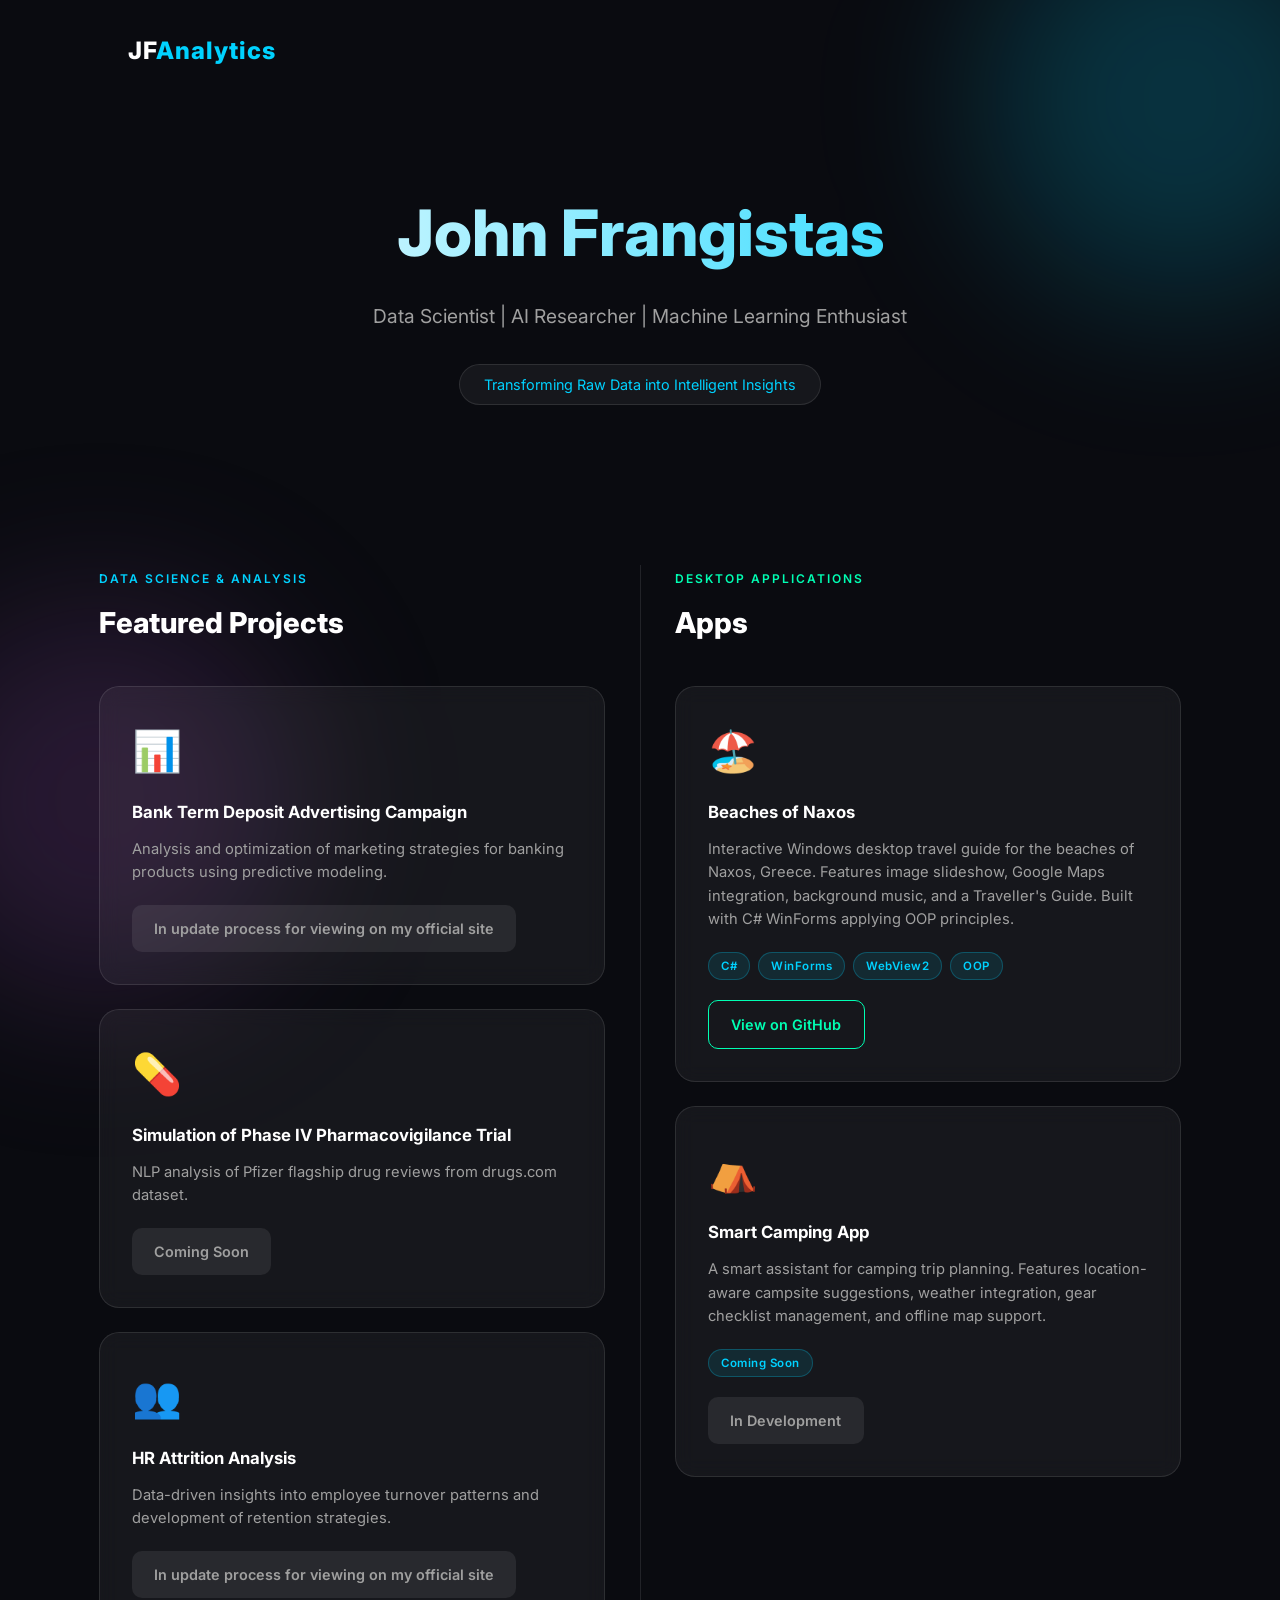
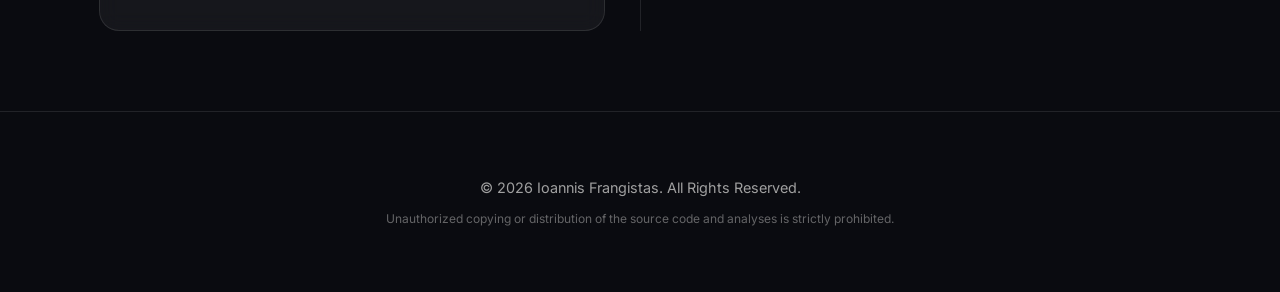
<file: index.html>
<!DOCTYPE html>
<html lang="el">
<head>
    <meta charset="UTF-8">
    <meta name="viewport" content="width=device-width, initial-scale=1.0">
    <title>John Frangistas | Data Scientist Portfolio</title>
    <link rel="stylesheet" href="style.css">
    <link href="https://fonts.googleapis.com/css2?family=Inter:wght@300;400;600;800&display=swap" rel="stylesheet">
    <meta name="robots" content="noindex">
</head>
<body>

    <div class="background-blobs">
        <div class="blob blob-1"></div>
        <div class="blob blob-2"></div>
    </div>

    <header>
        <nav>
            <div class="logo">JF<span>Analytics</span></div>
        </nav>
    </header>

    <main>
        <section class="hero">
            <h1>John Frangistas</h1>
            <p class="subtitle">Data Scientist | AI Researcher | Machine Learning Enthusiast</p>
            <div class="badge">Transforming Raw Data into Intelligent Insights</div>
        </section>

        <!-- DATA SCIENCE PROJECTS -->
        <section id="projects" class="projects">
            <div class="section-columns">

                <!-- LEFT COLUMN: Data Science -->
                <div class="column">
                    <div class="column-header">
                        <span class="column-tag">Data Science & Analysis</span>
                        <h2>Featured Projects</h2>
                    </div>
                    <div class="project-grid">

                        <div class="project-card">
                            <div class="icon">📊</div>
                            <h3>Bank Term Deposit Advertising Campaign</h3>
                            <p>Analysis and optimization of marketing strategies for banking products using predictive modeling.</p>
                            <a href="https://johnfrngs.github.io/bank-marketing/complete_analysis.html" class="btn btn-disabled">In update process for viewing on my official site</a>
                        </div>

                        <div class="project-card">
                            <div class="icon">💊</div>
                            <h3>Simulation of Phase IV Pharmacovigilance Trial</h3>
                            <p>NLP analysis of Pfizer flagship drug reviews from drugs.com dataset.</p>
                            <a href="#" class="btn btn-disabled">Coming Soon</a>
                        </div>

                        <div class="project-card">
                            <div class="icon">👥</div>
                            <h3>HR Attrition Analysis</h3>
                            <p>Data-driven insights into employee turnover patterns and development of retention strategies.</p>
                            <a href="https://johnfrngs.github.io/hr-attrition-analysis/final_hr_attrition_analysis.html" class="btn btn-disabled">In update process for viewing on my official site</a>
                        </div>

                    </div>
                </div>

                <!-- DIVIDER -->
                <div class="column-divider"></div>

                <!-- RIGHT COLUMN: Apps -->
                <div class="column">
                    <div class="column-header">
                        <span class="column-tag">Desktop Applications</span>
                        <h2>Apps</h2>
                    </div>
                    <div class="project-grid">

                        <div class="project-card">
                            <div class="icon">🏖️</div>
                            <h3>Beaches of Naxos</h3>
                            <p>Interactive Windows desktop travel guide for the beaches of Naxos, Greece. Features image slideshow, Google Maps integration, background music, and a Traveller's Guide. Built with C# WinForms applying OOP principles.</p>
                            <div class="card-tags">
                                <span class="tag">C#</span>
                                <span class="tag">WinForms</span>
                                <span class="tag">WebView2</span>
                                <span class="tag">OOP</span>
                            </div>
                            <a href="https://johnfrngs.github.io/beaches_of_naxos_app/readme.html" class="btn btn-outline">View on GitHub</a>
                        </div>

                        <div class="project-card">
                            <div class="icon">⛺</div>
                            <h3>Smart Camping App</h3>
                            <p>A smart assistant for camping trip planning. Features location-aware campsite suggestions, weather integration, gear checklist management, and offline map support.</p>
                            <div class="card-tags">
                                <span class="tag">Coming Soon</span>
                            </div>
                            <a href="#" class="btn btn-disabled">In Development</a>
                        </div>

                    </div>
                </div>

            </div>
        </section>
    </main>

    <footer>
        <p>&copy; 2026 Ioannis Frangistas. All Rights Reserved.</p>
        <p class="license">Unauthorized copying or distribution of the source code and analyses is strictly prohibited.</p>
    </footer>

</body>
</html>
</file>
<file: style.css>
:root {
    --bg-color: #0a0b10;
    --card-bg: rgba(255, 255, 255, 0.05);
    --accent-color: #00d2ff;
    --accent-green: #00ffb3;
    --text-main: #ffffff;
    --text-dim: #a0a0a0;
}

* {
    margin: 0;
    padding: 0;
    box-sizing: border-box;
}

body {
    font-family: 'Inter', sans-serif;
    background-color: var(--bg-color);
    color: var(--text-main);
    line-height: 1.6;
    overflow-x: hidden;
}

/* Background Blobs */
.background-blobs {
    position: fixed;
    top: 0;
    left: 0;
    width: 100%;
    height: 100%;
    z-index: -1;
    filter: blur(80px);
}

.blob {
    position: absolute;
    width: 400px;
    height: 400px;
    border-radius: 50%;
    opacity: 0.2;
}

.blob-1 {
    background: var(--accent-color);
    top: -100px;
    right: -100px;
}

.blob-2 {
    background: #9d50bb;
    bottom: -100px;
    left: -100px;
}

/* Header */
header {
    padding: 2rem 10%;
}

.logo {
    font-size: 1.5rem;
    font-weight: 800;
    letter-spacing: 1px;
}

.logo span {
    color: var(--accent-color);
}

/* Hero */
.hero {
    text-align: center;
    padding: 5rem 10%;
}

h1 {
    font-size: 4rem;
    font-weight: 800;
    margin-bottom: 1rem;
    background: linear-gradient(to right, #fff, var(--accent-color));
    -webkit-background-clip: text;
    -webkit-text-fill-color: transparent;
}

.subtitle {
    font-size: 1.2rem;
    color: var(--text-dim);
    margin-bottom: 2rem;
}

.badge {
    display: inline-block;
    padding: 0.5rem 1.5rem;
    background: var(--card-bg);
    border: 1px solid rgba(255,255,255,0.1);
    border-radius: 50px;
    font-size: 0.9rem;
    color: var(--accent-color);
}

/* Two-column layout */
.projects {
    padding: 5rem 5%;
}

.section-columns {
    display: flex;
    gap: 0;
    align-items: flex-start;
}

.column {
    flex: 1;
    padding: 0 3%;
}

.column-divider {
    width: 1px;
    background: rgba(255,255,255,0.1);
    align-self: stretch;
    min-height: 100%;
    flex-shrink: 0;
}

.column-header {
    margin-bottom: 2.5rem;
}

.column-tag {
    display: inline-block;
    font-size: 0.75rem;
    font-weight: 600;
    letter-spacing: 2px;
    text-transform: uppercase;
    color: var(--accent-color);
    margin-bottom: 0.75rem;
}

.column:last-child .column-tag {
    color: var(--accent-green);
}

h2 {
    font-size: 1.8rem;
    font-weight: 800;
    text-align: left;
}

/* Project Grid */
.project-grid {
    display: flex;
    flex-direction: column;
    gap: 1.5rem;
}

.project-card {
    background: var(--card-bg);
    padding: 2rem;
    border-radius: 20px;
    border: 1px solid rgba(255,255,255,0.1);
    backdrop-filter: blur(10px);
    transition: transform 0.3s ease, border-color 0.3s ease;
}

.project-card:hover {
    transform: translateY(-6px);
    border-color: var(--accent-color);
}

.column:last-child .project-card:hover {
    border-color: var(--accent-green);
}

.project-card .icon {
    font-size: 2.5rem;
    margin-bottom: 1rem;
}

.project-card h3 {
    margin-bottom: 0.75rem;
    font-size: 1.05rem;
}

.project-card p {
    color: var(--text-dim);
    font-size: 0.92rem;
    margin-bottom: 1.25rem;
}

/* Tags */
.card-tags {
    display: flex;
    flex-wrap: wrap;
    gap: 0.5rem;
    margin-bottom: 1.25rem;
}

.tag {
    font-size: 0.72rem;
    font-weight: 600;
    padding: 0.25rem 0.75rem;
    border-radius: 50px;
    background: rgba(0, 210, 255, 0.1);
    border: 1px solid rgba(0, 210, 255, 0.25);
    color: var(--accent-color);
    letter-spacing: 0.5px;
}

/* Buttons */
.btn {
    display: inline-block;
    padding: 0.75rem 1.4rem;
    background: var(--accent-color);
    color: #000;
    text-decoration: none;
    border-radius: 10px;
    font-weight: 600;
    font-size: 0.9rem;
    transition: opacity 0.3s ease;
}

.btn:hover {
    opacity: 0.8;
}

.btn-outline {
    background: transparent;
    border: 1px solid var(--accent-green);
    color: var(--accent-green);
}

.btn-outline:hover {
    background: rgba(0, 255, 179, 0.08);
    opacity: 1;
}

.btn-disabled {
    background: rgba(255,255,255,0.08);
    color: var(--text-dim);
    cursor: default;
    pointer-events: none;
}

/* Footer */
footer {
    text-align: center;
    padding: 4rem 10%;
    border-top: 1px solid rgba(255,255,255,0.1);
    font-size: 0.9rem;
    color: var(--text-dim);
}

.license {
    font-size: 0.75rem;
    margin-top: 10px;
    opacity: 0.6;
}

/* Responsive */
@media (max-width: 900px) {
    .section-columns {
        flex-direction: column;
    }

    .column-divider {
        width: 100%;
        height: 1px;
        min-height: unset;
        margin: 2rem 0;
    }

    h1 {
        font-size: 2.5rem;
    }
}
</file>
